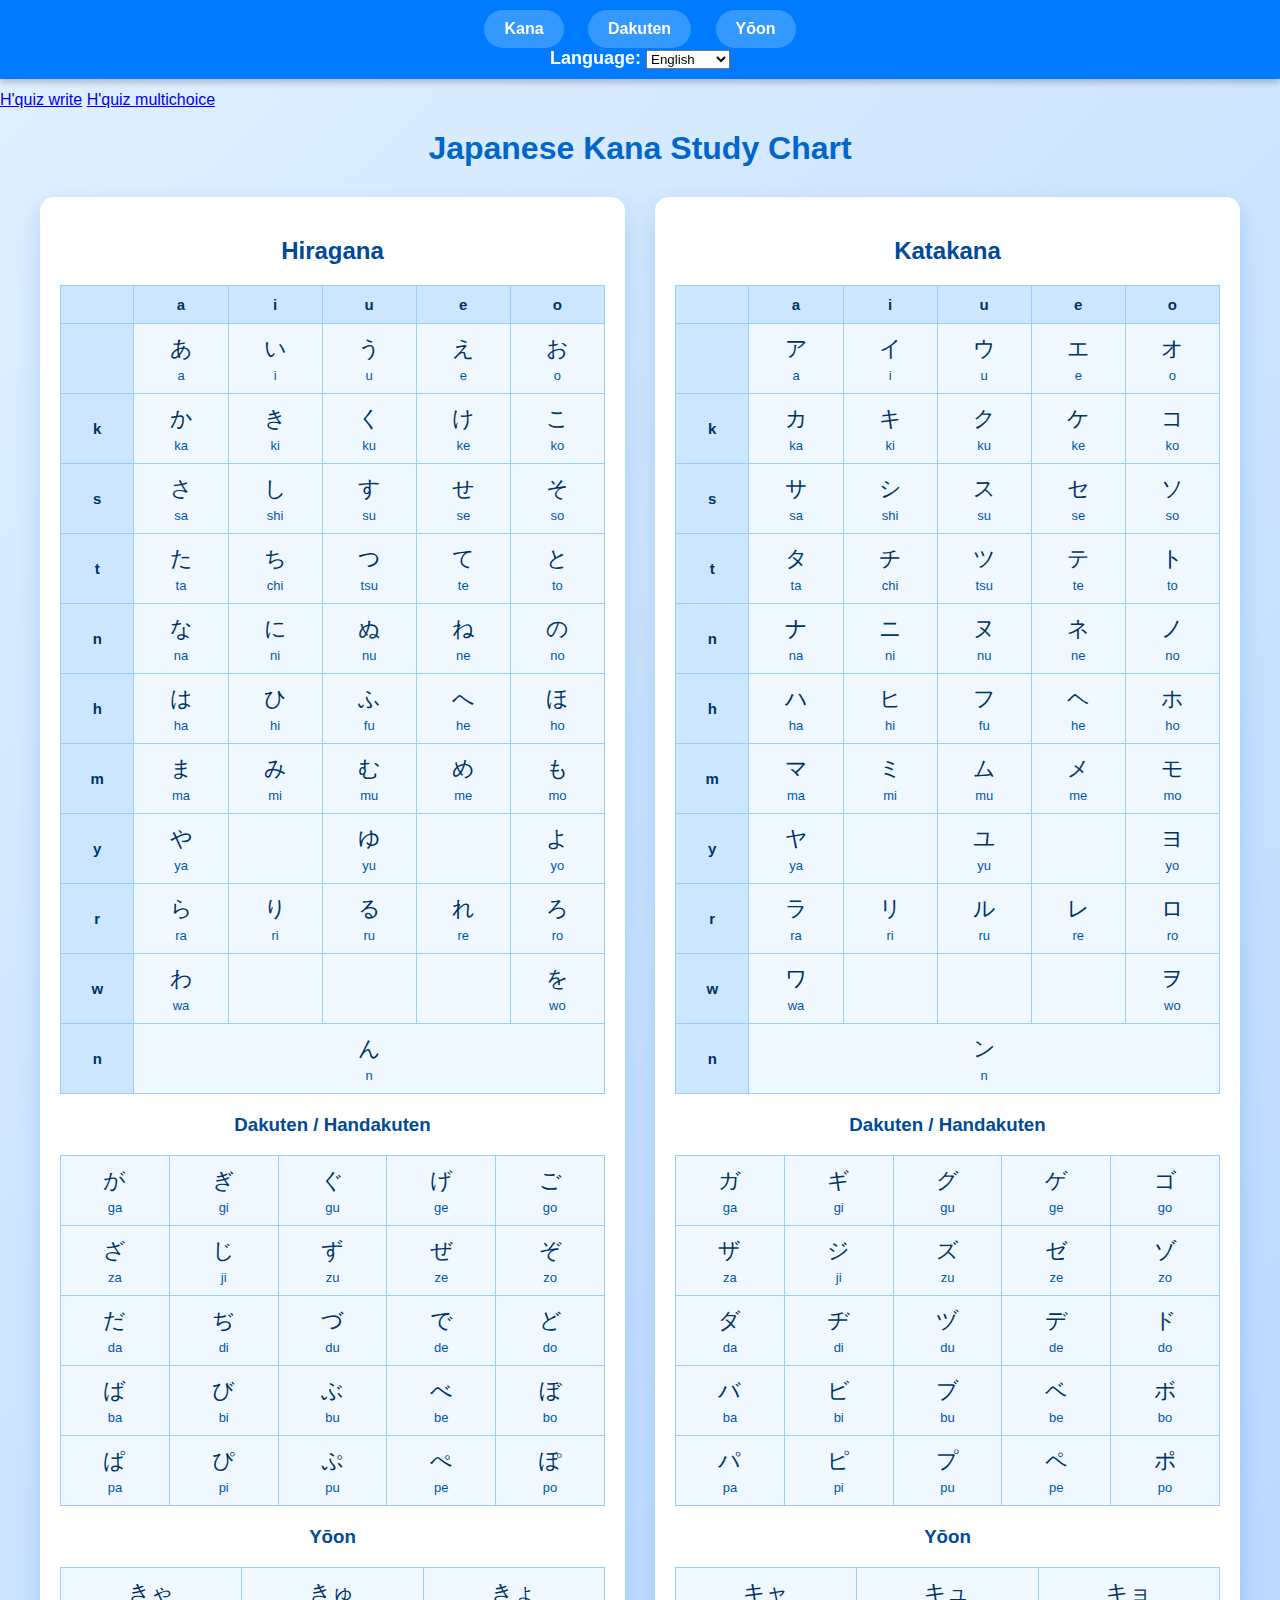
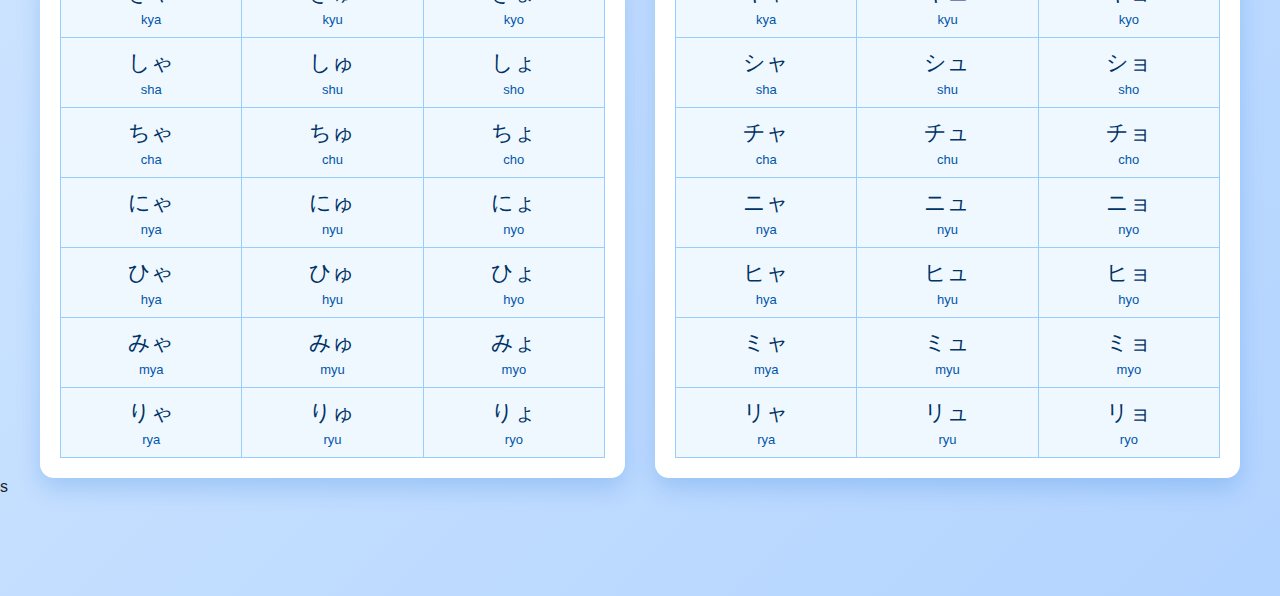
<file: index.html>
<!DOCTYPE html>
<html lang="en">
<head>
  <meta charset="UTF-8">
  <meta name="viewport" content="width=device-width, initial-scale=1.0">
  <title>Japanese Kana Study Chart</title>
  <link rel="stylesheet" href="./css/style.css">
</head>

<!-- ================= Navbar ================= -->
<div class="navbar">
  <div class="shortcuts">
    <a href="#kana">
      <span class="en">Kana</span>
      <span class="ja">仮名</span>
      <span class="id">Kana</span>
    </a>
    <a href="#dakuten">
      <span class="en">Dakuten</span>
      <span class="ja">濁点</span>
      <span class="id">Dakuten</span>
    </a>
    <a href="#yoon">
      <span class="en">Yōon</span>
      <span class="ja">拗音</span>
      <span class="id">Yōon</span>
    </a>
  </div>
  <div class="language">
    <label for="languageSelect">
      <span class="en">Language:</span>
      <span class="ja">言語:</span>
      <span class="id">Bahasa:</span>
    <select id="languageSelect" onchange="switchLanguage(this.value)">
      <option value="en">English</option>
      <option value="ja">日本語</option>
      <option value="id">Nusantara</option>
    </select>
  </div>
</div>

<body>
  <p><a href="index00.html">H'quiz write</a>
  <a href="index01.html">H'quiz multichoice</a></p>
<h1>
  <span class="en">Japanese Kana Study Chart</span>
  <span class="ja">日本語の仮名学習チャート</span>
  <span class="id">Tabel Belajar Kana Jepang</span>
</h1>

<div class="container">
  <!-- ================= HIRAGANA ================= -->
  <div class="card">
    <h2 id="kana">
      <span class="en">Hiragana</span>
      <span class="ja">ひらがな</span>
      <span class="id">Hiragana</span>
    </h2>
    <table>
      <tr><th></th><th>a</th><th>i</th><th>u</th><th>e</th><th>o</th></tr>
      <tr><th></th><td>あ<span class="romaji">a</span></td><td>い<span class="romaji">i</span></td><td>う<span class="romaji">u</span></td><td>え<span class="romaji">e</span></td><td>お<span class="romaji">o</span></td></tr>
      <tr><th>k</th><td>か<span class="romaji">ka</span></td><td>き<span class="romaji">ki</span></td><td>く<span class="romaji">ku</span></td><td>け<span class="romaji">ke</span></td><td>こ<span class="romaji">ko</span></td></tr>
      <tr><th>s</th><td>さ<span class="romaji">sa</span></td><td>し<span class="romaji">shi</span></td><td>す<span class="romaji">su</span></td><td>せ<span class="romaji">se</span></td><td>そ<span class="romaji">so</span></td></tr>
      <tr><th>t</th><td>た<span class="romaji">ta</span></td><td>ち<span class="romaji">chi</span></td><td>つ<span class="romaji">tsu</span></td><td>て<span class="romaji">te</span></td><td>と<span class="romaji">to</span></td></tr>
      <tr><th>n</th><td>な<span class="romaji">na</span></td><td>に<span class="romaji">ni</span></td><td>ぬ<span class="romaji">nu</span></td><td>ね<span class="romaji">ne</span></td><td>の<span class="romaji">no</span></td></tr>
      <tr><th>h</th><td>は<span class="romaji">ha</span></td><td>ひ<span class="romaji">hi</span></td><td>ふ<span class="romaji">fu</span></td><td>へ<span class="romaji">he</span></td><td>ほ<span class="romaji">ho</span></td></tr>
      <tr><th>m</th><td>ま<span class="romaji">ma</span></td><td>み<span class="romaji">mi</span></td><td>む<span class="romaji">mu</span></td><td>め<span class="romaji">me</span></td><td>も<span class="romaji">mo</span></td></tr>
      <tr><th>y</th><td>や<span class="romaji">ya</span></td><td></td><td>ゆ<span class="romaji">yu</span></td><td></td><td>よ<span class="romaji">yo</span></td></tr>
      <tr><th>r</th><td>ら<span class="romaji">ra</span></td><td>り<span class="romaji">ri</span></td><td>る<span class="romaji">ru</span></td><td>れ<span class="romaji">re</span></td><td>ろ<span class="romaji">ro</span></td></tr>
      <tr><th>w</th><td>わ<span class="romaji">wa</span></td><td></td><td></td><td></td><td>を<span class="romaji">wo</span></td></tr>
      <tr><th>n</th><td colspan="5">ん<span class="romaji">n</span></td></tr>
    </table>
    
    <h3 id="dakuten">
      <span class="en">Dakuten / Handakuten</span>
      <span class="ja">濁点・半濁点</span>
      <span class="id">Dakuten / Handakuten</span>
    </h3>
    <table>
      <tr><td>が<span class="romaji">ga</span></td><td>ぎ<span class="romaji">gi</span></td><td>ぐ<span class="romaji">gu</span></td><td>げ<span class="romaji">ge</span></td><td>ご<span class="romaji">go</span></td></tr>
      <tr><td>ざ<span class="romaji">za</span></td><td>じ<span class="romaji">ji</span></td><td>ず<span class="romaji">zu</span></td><td>ぜ<span class="romaji">ze</span></td><td>ぞ<span class="romaji">zo</span></td></tr>
      <tr><td>だ<span class="romaji">da</span></td><td>ぢ<span class="romaji">di</span></td><td>づ<span class="romaji">du</span></td><td>で<span class="romaji">de</span></td><td>ど<span class="romaji">do</span></td></tr>
      <tr><td>ば<span class="romaji">ba</span></td><td>び<span class="romaji">bi</span></td><td>ぶ<span class="romaji">bu</span></td><td>べ<span class="romaji">be</span></td><td>ぼ<span class="romaji">bo</span></td></tr>
      <tr><td>ぱ<span class="romaji">pa</span></td><td>ぴ<span class="romaji">pi</span></td><td>ぷ<span class="romaji">pu</span></td><td>ぺ<span class="romaji">pe</span></td><td>ぽ<span class="romaji">po</span></td></tr>
    </table>

    <h3 id="yoon">
      <span class="en">Yōon</span>
      <span class="ja">拗音</span>
      <span class="id">Yōon</span>
    </h3>
    <table>
      <tr><td>きゃ<span class="romaji">kya</span></td><td>きゅ<span class="romaji">kyu</span></td><td>きょ<span class="romaji">kyo</span></td></tr>
      <tr><td>しゃ<span class="romaji">sha</span></td><td>しゅ<span class="romaji">shu</span></td><td>しょ<span class="romaji">sho</span></td></tr>
      <tr><td>ちゃ<span class="romaji">cha</span></td><td>ちゅ<span class="romaji">chu</span></td><td>ちょ<span class="romaji">cho</span></td></tr>
      <tr><td>にゃ<span class="romaji">nya</span></td><td>にゅ<span class="romaji">nyu</span></td><td>にょ<span class="romaji">nyo</span></td></tr>
      <tr><td>ひゃ<span class="romaji">hya</span></td><td>ひゅ<span class="romaji">hyu</span></td><td>ひょ<span class="romaji">hyo</span></td></tr>
      <tr><td>みゃ<span class="romaji">mya</span></td><td>みゅ<span class="romaji">myu</span></td><td>みょ<span class="romaji">myo</span></td></tr>
      <tr><td>りゃ<span class="romaji">rya</span></td><td>りゅ<span class="romaji">ryu</span></td><td>りょ<span class="romaji">ryo</span></td></tr>
    </table>
  </div>

  <!-- ================= KATAKANA ================= -->
  <div class="card">
    <h2 id="kana">
      <span class="en">Katakana</span>
      <span class="ja">カタカナ</span>
      <span class="id">Katakana</span>
    </h2>
    <table>
      <tr><th></th><th>a</th><th>i</th><th>u</th><th>e</th><th>o</th></tr>
      <tr><th></th><td>ア<span class="romaji">a</span></td><td>イ<span class="romaji">i</span></td><td>ウ<span class="romaji">u</span></td><td>エ<span class="romaji">e</span></td><td>オ<span class="romaji">o</span></td></tr>
      <tr><th>k</th><td>カ<span class="romaji">ka</span></td><td>キ<span class="romaji">ki</span></td><td>ク<span class="romaji">ku</span></td><td>ケ<span class="romaji">ke</span></td><td>コ<span class="romaji">ko</span></td></tr>
      <tr><th>s</th><td>サ<span class="romaji">sa</span></td><td>シ<span class="romaji">shi</span></td><td>ス<span class="romaji">su</span></td><td>セ<span class="romaji">se</span></td><td>ソ<span class="romaji">so</span></td></tr>
      <tr><th>t</th><td>タ<span class="romaji">ta</span></td><td>チ<span class="romaji">chi</span></td><td>ツ<span class="romaji">tsu</span></td><td>テ<span class="romaji">te</span></td><td>ト<span class="romaji">to</span></td></tr>
      <tr><th>n</th><td>ナ<span class="romaji">na</span></td><td>ニ<span class="romaji">ni</span></td><td>ヌ<span class="romaji">nu</span></td><td>ネ<span class="romaji">ne</span></td><td>ノ<span class="romaji">no</span></td></tr>
      <tr><th>h</th><td>ハ<span class="romaji">ha</span></td><td>ヒ<span class="romaji">hi</span></td><td>フ<span class="romaji">fu</span></td><td>ヘ<span class="romaji">he</span></td><td>ホ<span class="romaji">ho</span></td></tr>
      <tr><th>m</th><td>マ<span class="romaji">ma</span></td><td>ミ<span class="romaji">mi</span></td><td>ム<span class="romaji">mu</span></td><td>メ<span class="romaji">me</span></td><td>モ<span class="romaji">mo</span></td></tr>
      <tr><th>y</th><td>ヤ<span class="romaji">ya</span></td><td></td><td>ユ<span class="romaji">yu</span></td><td></td><td>ヨ<span class="romaji">yo</span></td></tr>
      <tr><th>r</th><td>ラ<span class="romaji">ra</span></td><td>リ<span class="romaji">ri</span></td><td>ル<span class="romaji">ru</span></td><td>レ<span class="romaji">re</span></td><td>ロ<span class="romaji">ro</span></td></tr>
      <tr><th>w</th><td>ワ<span class="romaji">wa</span></td><td></td><td></td><td></td><td>ヲ<span class="romaji">wo</span></td></tr>
      <tr><th>n</th><td colspan="5">ン<span class="romaji">n</span></td></tr>
    </table>

    <h3 id="dakuten">
      <span class="en">Dakuten / Handakuten</span>
      <span class="ja">濁点・半濁点</span>
      <span class="id">Dakuten / Handakuten</span>
    </h3>
    <table>
      <tr><td>ガ<span class="romaji">ga</span></td><td>ギ<span class="romaji">gi</span></td><td>グ<span class="romaji">gu</span></td><td>ゲ<span class="romaji">ge</span></td><td>ゴ<span class="romaji">go</span></td></tr>
      <tr><td>ザ<span class="romaji">za</span></td><td>ジ<span class="romaji">ji</span></td><td>ズ<span class="romaji">zu</span></td><td>ゼ<span class="romaji">ze</span></td><td>ゾ<span class="romaji">zo</span></td></tr>
      <tr><td>ダ<span class="romaji">da</span></td><td>ヂ<span class="romaji">di</span></td><td>ヅ<span class="romaji">du</span></td><td>デ<span class="romaji">de</span></td><td>ド<span class="romaji">do</span></td></tr>
      <tr><td>バ<span class="romaji">ba</span></td><td>ビ<span class="romaji">bi</span></td><td>ブ<span class="romaji">bu</span></td><td>ベ<span class="romaji">be</span></td><td>ボ<span class="romaji">bo</span></td></tr>
      <tr><td>パ<span class="romaji">pa</span></td><td>ピ<span class="romaji">pi</span></td><td>プ<span class="romaji">pu</span></td><td>ペ<span class="romaji">pe</span></td><td>ポ<span class="romaji">po</span></td></tr>
    </table>

    <h3 id="yoon">
      <span class="en">Yōon</span>
      <span class="ja">拗音</span>
      <span class="id">Yōon</span>
    </h3>
    <table>
      <tr><td>キャ<span class="romaji">kya</span></td><td>キュ<span class="romaji">kyu</span></td><td>キョ<span class="romaji">kyo</span></td></tr>
      <tr><td>シャ<span class="romaji">sha</span></td><td>シュ<span class="romaji">shu</span></td><td>ショ<span class="romaji">sho</span></td></tr>
      <tr><td>チャ<span class="romaji">cha</span></td><td>チュ<span class="romaji">chu</span></td><td>チョ<span class="romaji">cho</span></td></tr>
      <tr><td>ニャ<span class="romaji">nya</span></td><td>ニュ<span class="romaji">nyu</span></td><td>ニョ<span class="romaji">nyo</span></td></tr>
      <tr><td>ヒャ<span class="romaji">hya</span></td><td>ヒュ<span class="romaji">hyu</span></td><td>ヒョ<span class="romaji">hyo</span></td></tr>
      <tr><td>ミャ<span class="romaji">mya</span></td><td>ミュ<span class="romaji">myu</span></td><td>ミョ<span class="romaji">myo</span></td></tr>
      <tr><td>リャ<span class="romaji">rya</span></td><td>リュ<span class="romaji">ryu</span></td><td>リョ<span class="romaji">ryo</span></td></tr>
    </table>
  </div>
</div>

<script src="./js/script.js"></script>

</body>
</html>
s
</file>
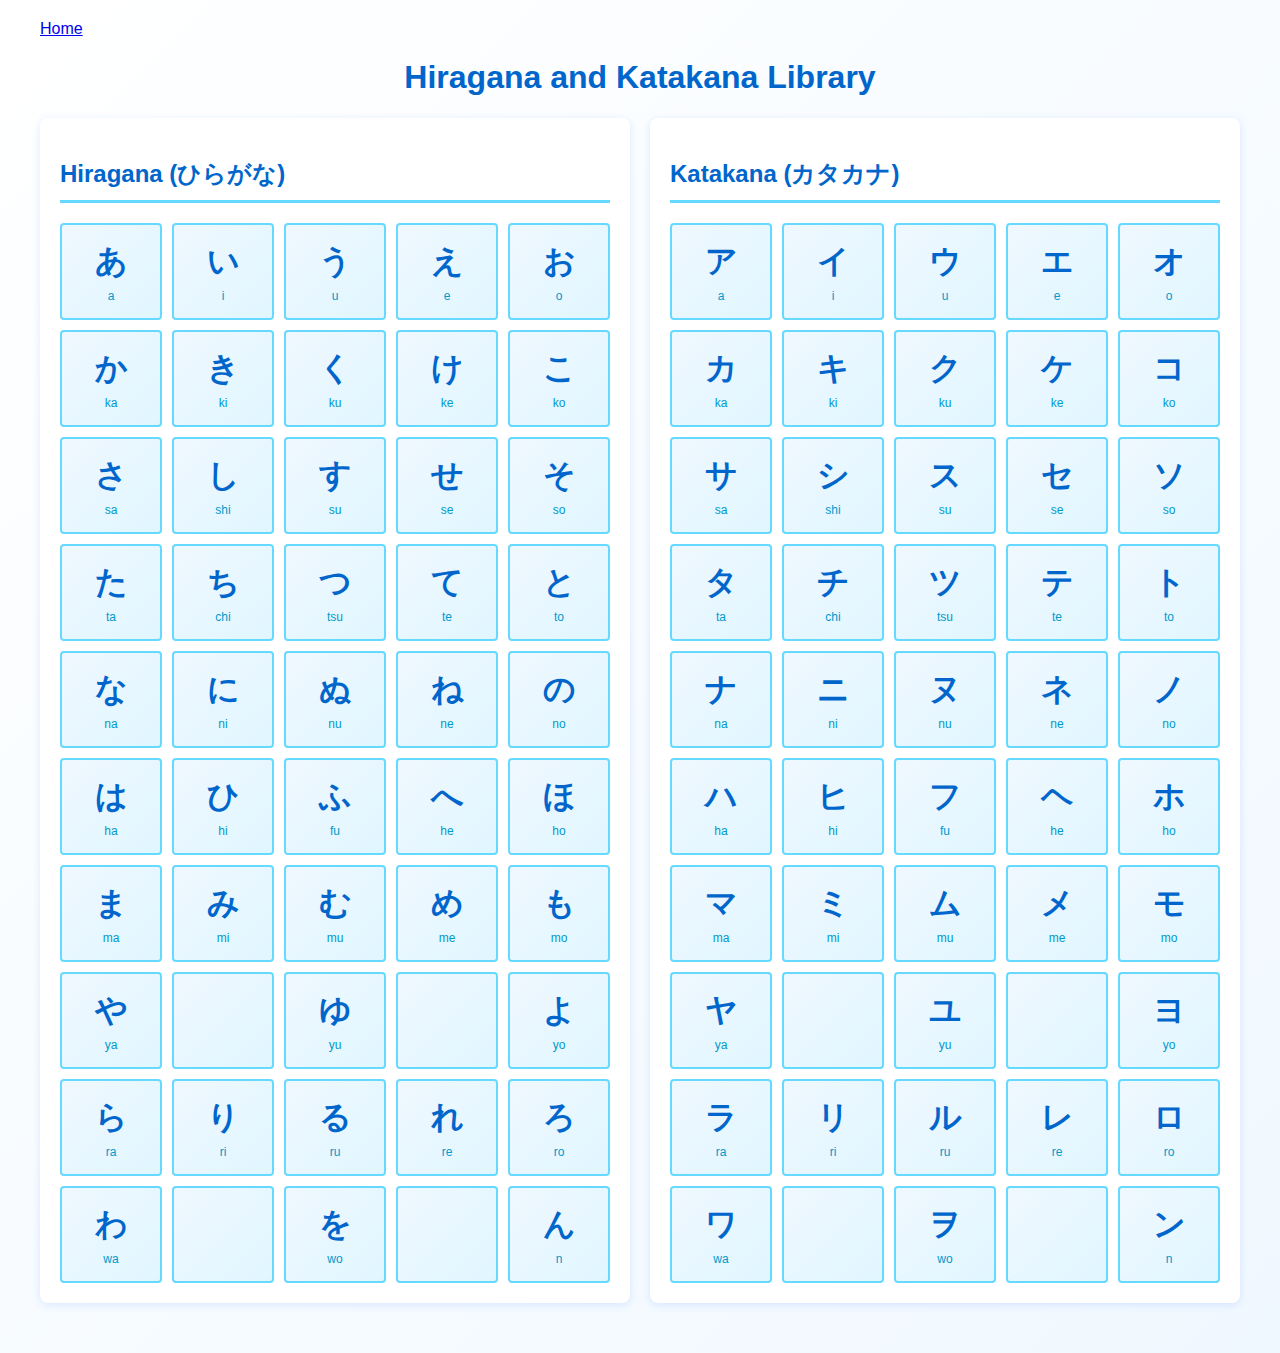
<file: Hiragana & Katakana.html>
<!DOCTYPE html>
<html lang="en">

    <head>
        <meta charset="UTF-8">
        <meta name="viewport" content="width=device-width, initial-scale=1.0">
        <title>Hiragana and Katakana Library</title>
        <style>
            body {
                font-family: Arial, sans-serif;
                max-width: 1200px;
                margin: 0 auto;
                padding: 20px;
                background: linear-gradient(135deg, #ffffff 0%, #f0f8ff 100%);
            }

            h1 {
                text-align: center;
                color: #0066cc;
            }

            .container {
                display: flex;
                gap: 20px;
                margin-bottom: 30px;
            }

            .section {
                flex: 1;
                background: white;
                padding: 20px;
                border-radius: 8px;
                box-shadow: 0 2px 8px rgba(100, 150, 255, 0.2);
            }

            .section h2 {
                color: #0066cc;
                border-bottom: 3px solid #66d9ff;
                padding-bottom: 10px;
            }

            .grid {
                display: grid;
                grid-template-columns: repeat(5, 1fr);
                gap: 10px;
            }

            .char-box {
                text-align: center;
                padding: 15px;
                border: 2px solid #66d9ff;
                border-radius: 4px;
                background: linear-gradient(135deg, #f0f8ff 0%, #e0f6ff 100%);
                transition: background 0.3s;
            }

            .char-box:hover {
                background: linear-gradient(135deg, #66d9ff 0%, #33ccff 100%);
            }

            .character {
                font-size: 32px;
                font-weight: bold;
                margin-bottom: 5px;
                color: #0066cc;
            }

            .romaji {
                font-size: 12px;
                color: #0099cc;
            }
        </style>
    </head>

    <body>
        <a href="jamuan agung.html">Home</a>
        <h1>Hiragana and Katakana Library</h1>

        <div class="container">
            <div class="section">
                <h2>Hiragana (ひらがな)</h2>
                <div class="grid" id="hiragana"></div>
            </div>

            <div class="section">
                <h2>Katakana (カタカナ)</h2>
                <div class="grid" id="katakana"></div>
            </div>
        </div>

        <script>
            const hiraganaData = [
                { char: 'あ', romaji: 'a' }, { char: 'い', romaji: 'i' }, { char: 'う', romaji: 'u' }, { char: 'え', romaji: 'e' }, { char: 'お', romaji: 'o' },
                { char: 'か', romaji: 'ka' }, { char: 'き', romaji: 'ki' }, { char: 'く', romaji: 'ku' }, { char: 'け', romaji: 'ke' }, { char: 'こ', romaji: 'ko' },
                { char: 'さ', romaji: 'sa' }, { char: 'し', romaji: 'shi' }, { char: 'す', romaji: 'su' }, { char: 'せ', romaji: 'se' }, { char: 'そ', romaji: 'so' },
                { char: 'た', romaji: 'ta' }, { char: 'ち', romaji: 'chi' }, { char: 'つ', romaji: 'tsu' }, { char: 'て', romaji: 'te' }, { char: 'と', romaji: 'to' },
                { char: 'な', romaji: 'na' }, { char: 'に', romaji: 'ni' }, { char: 'ぬ', romaji: 'nu' }, { char: 'ね', romaji: 'ne' }, { char: 'の', romaji: 'no' },
                { char: 'は', romaji: 'ha' }, { char: 'ひ', romaji: 'hi' }, { char: 'ふ', romaji: 'fu' }, { char: 'へ', romaji: 'he' }, { char: 'ほ', romaji: 'ho' },
                { char: 'ま', romaji: 'ma' }, { char: 'み', romaji: 'mi' }, { char: 'む', romaji: 'mu' }, { char: 'め', romaji: 'me' }, { char: 'も', romaji: 'mo' },
                { char: 'や', romaji: 'ya' }, { char: ' ', romaji: ' ' }, { char: 'ゆ', romaji: 'yu' }, { char: ' ', romaji: ' ' }, { char: 'よ', romaji: 'yo' },
                { char: 'ら', romaji: 'ra' }, { char: 'り', romaji: 'ri' }, { char: 'る', romaji: 'ru' }, { char: 'れ', romaji: 're' }, { char: 'ろ', romaji: 'ro' },
                { char: 'わ', romaji: 'wa' }, { char: ' ', romaji: ' ' }, { char: 'を', romaji: 'wo' }, { char: ' ', romaji: ' ' }, { char: 'ん', romaji: 'n' }
            ];

            const katakanaData = [
                { char: 'ア', romaji: 'a' }, { char: 'イ', romaji: 'i' }, { char: 'ウ', romaji: 'u' }, { char: 'エ', romaji: 'e' }, { char: 'オ', romaji: 'o' },
                { char: 'カ', romaji: 'ka' }, { char: 'キ', romaji: 'ki' }, { char: 'ク', romaji: 'ku' }, { char: 'ケ', romaji: 'ke' }, { char: 'コ', romaji: 'ko' },
                { char: 'サ', romaji: 'sa' }, { char: 'シ', romaji: 'shi' }, { char: 'ス', romaji: 'su' }, { char: 'セ', romaji: 'se' }, { char: 'ソ', romaji: 'so' },
                { char: 'タ', romaji: 'ta' }, { char: 'チ', romaji: 'chi' }, { char: 'ツ', romaji: 'tsu' }, { char: 'テ', romaji: 'te' }, { char: 'ト', romaji: 'to' },
                { char: 'ナ', romaji: 'na' }, { char: 'ニ', romaji: 'ni' }, { char: 'ヌ', romaji: 'nu' }, { char: 'ネ', romaji: 'ne' }, { char: 'ノ', romaji: 'no' },
                { char: 'ハ', romaji: 'ha' }, { char: 'ヒ', romaji: 'hi' }, { char: 'フ', romaji: 'fu' }, { char: 'ヘ', romaji: 'he' }, { char: 'ホ', romaji: 'ho' },
                { char: 'マ', romaji: 'ma' }, { char: 'ミ', romaji: 'mi' }, { char: 'ム', romaji: 'mu' }, { char: 'メ', romaji: 'me' }, { char: 'モ', romaji: 'mo' },
                { char: 'ヤ', romaji: 'ya' }, { char: ' ', romaji: ' ' }, { char: 'ユ', romaji: 'yu' }, { char: ' ', romaji: ' ' }, { char: 'ヨ', romaji: 'yo' },
                { char: 'ラ', romaji: 'ra' }, { char: 'リ', romaji: 'ri' }, { char: 'ル', romaji: 'ru' }, { char: 'レ', romaji: 're' }, { char: 'ロ', romaji: 'ro' },
                { char: 'ワ', romaji: 'wa' }, { char: ' ', romaji: ' ' }, { char: 'ヲ', romaji: 'wo' }, { char: ' ', romaji: ' ' }, { char: 'ン', romaji: 'n' }
            ];

            function renderCharacters(data, containerId) {
                const container = document.getElementById(containerId);
                data.forEach(item => {
                    const box = document.createElement('div');
                    box.className = 'char-box';
                    box.innerHTML = `<div class="character">${item.char}</div><div class="romaji">${item.romaji}</div>`;
                    container.appendChild(box);
                });
            }

            renderCharacters(hiraganaData, 'hiragana');
            renderCharacters(katakanaData, 'katakana');
        </script>
    </body>

</html>
</file>
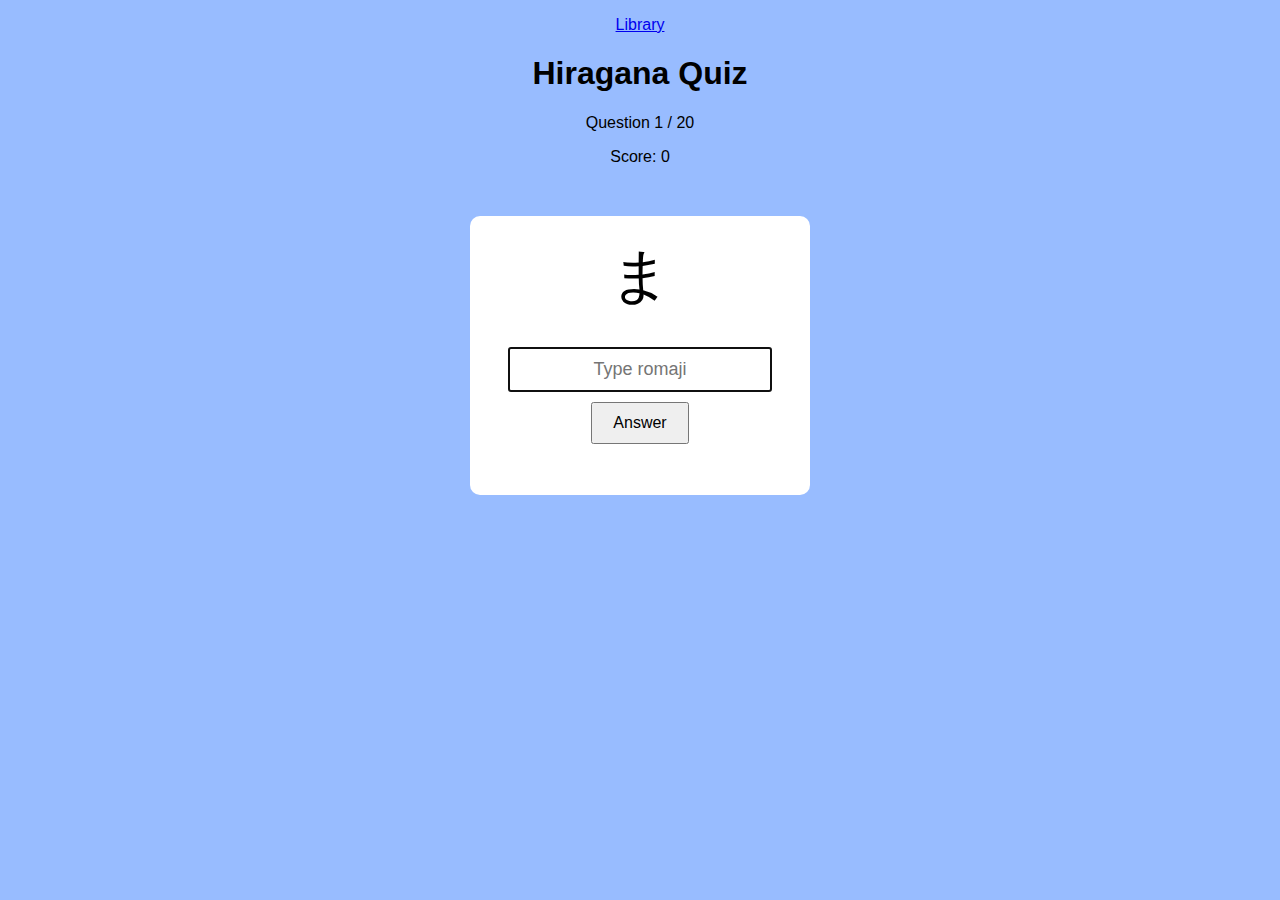
<file: index01.html>
<!DOCTYPE html>
<html lang="en">
<head>
  <meta charset="UTF-8">
  <meta name="viewport" content="width=device-width, initial-scale=1.0">
  <title>Hiragana Quiz</title>
  <link rel="stylesheet" href="/css/style01.css">
</head>
<body>
    <p><a href="index.html">Library</a></p>

    <h1>Hiragana Quiz</h1>

    <p id="progress">Question 1 / 20</p>
    <p id="score">Score: 0</p>

    <div class="quiz-box">
      <div id="kana">Loading...</div>

      <input
        id="answer"
        type="text"
        placeholder="Type romaji"
        autocomplete="off"
      />

      <button id="checkBtn">Answer</button>

      <p id="result"></p>
    </div>

  <script src="./js/script01.js"></script>
</body>
</html>
</file>
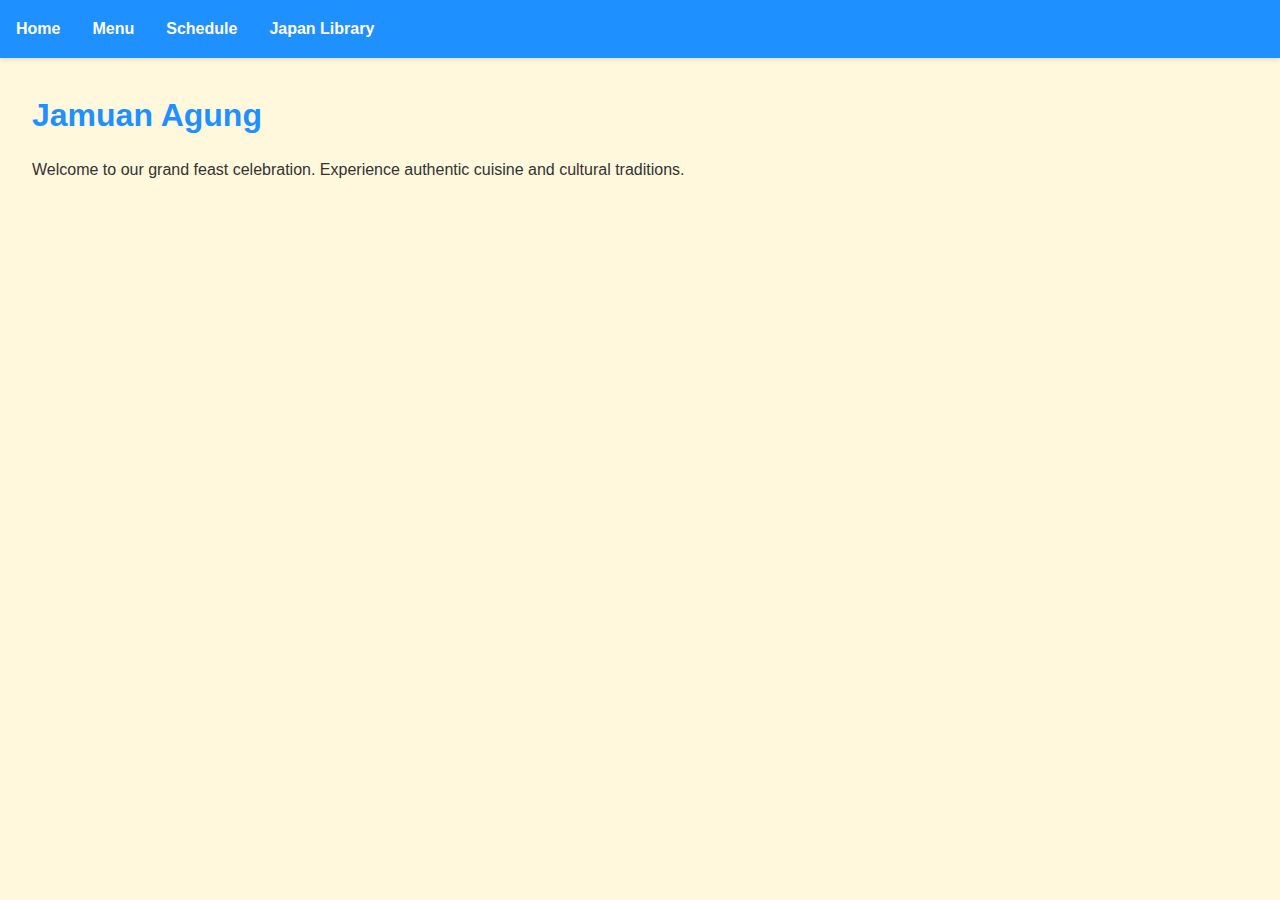
<file: Jamuan Agung.html>
<!DOCTYPE html>
<html lang="en">

    <head>
        <meta charset="UTF-8">
        <meta name="viewport" content="width=device-width, initial-scale=1.0">
        <title>Jamuan Agung</title>
        <style>
            * {
                margin: 0;
                padding: 0;
                box-sizing: border-box;
            }

            body {
                font-family: Arial, sans-serif;
                line-height: 1.6;
                color: #333;
                background-color: #FFF8DC;
            }

            nav {
                background-color: #1E90FF;
                padding: 1rem;
                display: flex;
                gap: 2rem;
                box-shadow: 0 2px 5px rgba(0, 0, 0, 0.1);
            }

            nav a {
                color: white;
                text-decoration: none;
                cursor: pointer;
                font-weight: bold;
                transition: 0.3s;
            }

            nav a:hover {
                color: #00BFFF;
                transform: scale(1.1);
            }

            .page {
                display: none;
                padding: 2rem;
            }

            .page.active {
                display: block;
            }

            h1 {
                color: #1E90FF;
                margin-bottom: 1rem;
            }

            h2 {
                color: #0047AB;
                margin-top: 1.5rem;
            }

            .menu-item {
                background: #FFFACD;
                padding: 1rem;
                margin: 1rem 0;
                border-left: 4px solid #1E90FF;
                border-radius: 5px;
                box-shadow: 0 2px 8px rgba(0, 0, 0, 0.1);
            }
        </style>
    </head>

    <body>
        <nav>
            <a onclick="showPage('home')">Home</a>
            <a onclick="showPage('menu')">Menu</a>
            <a onclick="showPage('schedule')">Schedule</a>
            <a onclick="showPage('Library')">Japan Library</a>
        </nav>

        <!-- Home Page -->
        <div id="home" class="page active">
            <h1>Jamuan Agung</h1>
            <p>Welcome to our grand feast celebration. Experience authentic cuisine and cultural traditions.</p>
        </div>

        <!-- Menu Page -->
        <div id="menu" class="page">
            <h1>Menu</h1>
            <div class="menu-item">
                <h2>Appetizers</h2>
                <p>Delicious starters to begin your feast</p>
            </div>
            <div class="menu-item">
                <h2>Main Courses</h2>
                <p>Traditional and contemporary main dishes</p>
            </div>
            <div class="menu-item">
                <h2>Desserts</h2>
                <p>Sweet treats to end your meal</p>
            </div>
        </div>

        <!-- Schedule Page -->
        <div id="schedule" class="page">
            <h1>Event Schedule</h1>
            <p><strong>Date:</strong> [Your Date]</p>
            <p><strong>Time:</strong> [Your Time]</p>
            <p><strong>Location:</strong> [Your Location]</p>
        </div>

        <!-- Contact Page -->
        <div id="Library" class="page">
            <h1>Japan Library</h1>
            <p><a href="Hiragana & Katakana.html">Hiragana & Katakana</a></p>
            <p>Email: info@jamuanagung.com</p>
            <p>Phone: +1-234-567-8900</p>
        </div>

        <script>
            function showPage(pageId) {
                const pages = document.querySelectorAll('.page');
                pages.forEach(page => page.classList.remove('active'));
                document.getElementById(pageId).classList.add('active');
            }
        </script>
    </body>

</html>
</file>
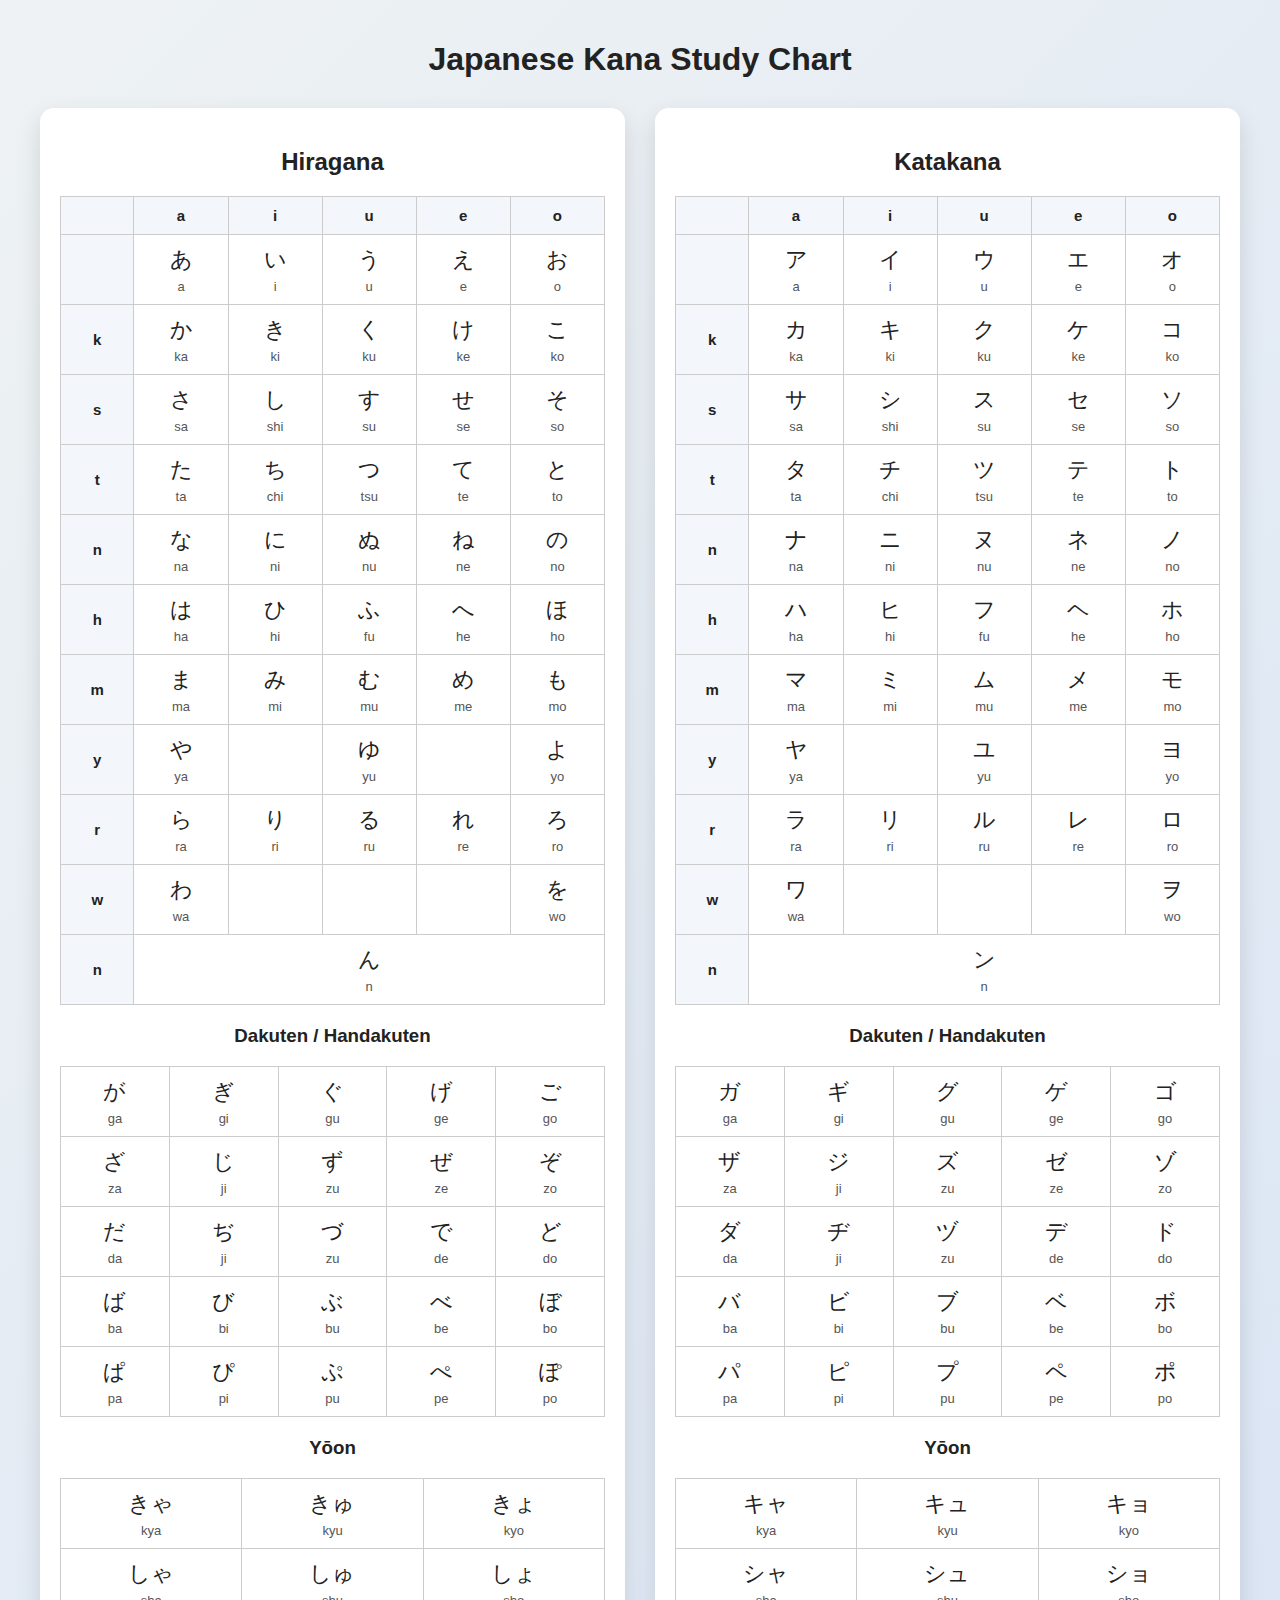
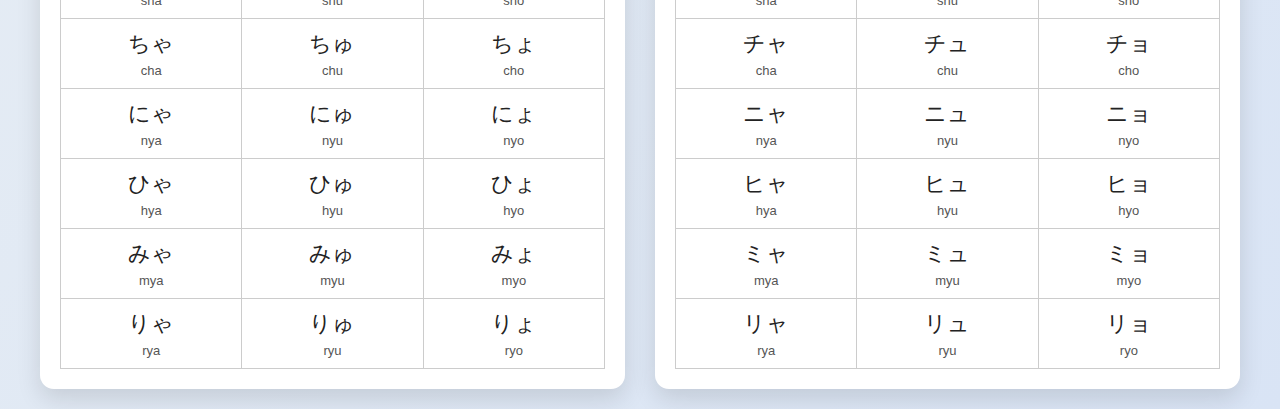
<file: Kana.html>
<!DOCTYPE html>
<html lang="en">
<head>
  <meta charset="UTF-8">
  <title>Japanese Kana Study Chart</title>

  <style>
    body {
      margin: 0;
      padding: 20px;
      font-family: "Segoe UI", Arial, sans-serif;
      background: linear-gradient(135deg, #eef2f3, #d9e4f5);
      color: #222;
    }

    h1 {
      text-align: center;
      margin-bottom: 30px;
    }

    h2, h3 {
      text-align: center;
      margin-top: 20px;
    }

    .container {
      display: grid;
      grid-template-columns: 1fr 1fr;
      gap: 30px;
      max-width: 1200px;
      margin: auto;
    }

    .card {
      background: #ffffff;
      border-radius: 14px;
      padding: 20px;
      box-shadow: 0 10px 25px rgba(0,0,0,0.12);
    }

    table {
      width: 100%;
      border-collapse: collapse;
      margin-top: 15px;
    }

    th, td {
      border: 1px solid #ccc;
      padding: 10px;
      text-align: center;
      font-size: 22px;
      transition: background 0.2s, transform 0.2s;
    }

    th {
      background: #f3f6fa;
      font-size: 15px;
    }

    td:hover {
      background: #e3f2fd;
      transform: scale(1.05);
    }

    .romaji {
      display: block;
      font-size: 13px;
      color: #555;
      margin-top: 4px;
    }

    @media (max-width: 900px) {
      .container {
        grid-template-columns: 1fr;
      }
    }
  </style>
</head>
<body>

<h1>Japanese Kana Study Chart</h1>

<div class="container">

<!-- ================= HIRAGANA ================= -->
<div class="card">
<h2>Hiragana</h2>

<table>
<tr><th></th><th>a</th><th>i</th><th>u</th><th>e</th><th>o</th></tr>

<tr><th></th>
<td>あ<span class="romaji">a</span></td>
<td>い<span class="romaji">i</span></td>
<td>う<span class="romaji">u</span></td>
<td>え<span class="romaji">e</span></td>
<td>お<span class="romaji">o</span></td>
</tr>

<tr><th>k</th>
<td>か<span class="romaji">ka</span></td>
<td>き<span class="romaji">ki</span></td>
<td>く<span class="romaji">ku</span></td>
<td>け<span class="romaji">ke</span></td>
<td>こ<span class="romaji">ko</span></td>
</tr>

<tr><th>s</th>
<td>さ<span class="romaji">sa</span></td>
<td>し<span class="romaji">shi</span></td>
<td>す<span class="romaji">su</span></td>
<td>せ<span class="romaji">se</span></td>
<td>そ<span class="romaji">so</span></td>
</tr>

<tr><th>t</th>
<td>た<span class="romaji">ta</span></td>
<td>ち<span class="romaji">chi</span></td>
<td>つ<span class="romaji">tsu</span></td>
<td>て<span class="romaji">te</span></td>
<td>と<span class="romaji">to</span></td>
</tr>

<tr><th>n</th>
<td>な<span class="romaji">na</span></td>
<td>に<span class="romaji">ni</span></td>
<td>ぬ<span class="romaji">nu</span></td>
<td>ね<span class="romaji">ne</span></td>
<td>の<span class="romaji">no</span></td>
</tr>

<tr><th>h</th>
<td>は<span class="romaji">ha</span></td>
<td>ひ<span class="romaji">hi</span></td>
<td>ふ<span class="romaji">fu</span></td>
<td>へ<span class="romaji">he</span></td>
<td>ほ<span class="romaji">ho</span></td>
</tr>

<tr><th>m</th>
<td>ま<span class="romaji">ma</span></td>
<td>み<span class="romaji">mi</span></td>
<td>む<span class="romaji">mu</span></td>
<td>め<span class="romaji">me</span></td>
<td>も<span class="romaji">mo</span></td>
</tr>

<tr><th>y</th>
<td>や<span class="romaji">ya</span></td>
<td></td>
<td>ゆ<span class="romaji">yu</span></td>
<td></td>
<td>よ<span class="romaji">yo</span></td>
</tr>

<tr><th>r</th>
<td>ら<span class="romaji">ra</span></td>
<td>り<span class="romaji">ri</span></td>
<td>る<span class="romaji">ru</span></td>
<td>れ<span class="romaji">re</span></td>
<td>ろ<span class="romaji">ro</span></td>
</tr>

<tr><th>w</th>
<td>わ<span class="romaji">wa</span></td>
<td></td><td></td><td></td>
<td>を<span class="romaji">wo</span></td>
</tr>

<tr><th>n</th>
<td colspan="5">ん<span class="romaji">n</span></td></tr>
</table>

<h3>Dakuten / Handakuten</h3>
<table>
<tr>
<td>が<span class="romaji">ga</span></td>
<td>ぎ<span class="romaji">gi</span></td>
<td>ぐ<span class="romaji">gu</span></td>
<td>げ<span class="romaji">ge</span></td>
<td>ご<span class="romaji">go</span></td>
</tr>
<tr>
<td>ざ<span class="romaji">za</span></td>
<td>じ<span class="romaji">ji</span></td>
<td>ず<span class="romaji">zu</span></td>
<td>ぜ<span class="romaji">ze</span></td>
<td>ぞ<span class="romaji">zo</span></td>
</tr>
<tr>
<td>だ<span class="romaji">da</span></td>
<td>ぢ<span class="romaji">ji</span></td>
<td>づ<span class="romaji">zu</span></td>
<td>で<span class="romaji">de</span></td>
<td>ど<span class="romaji">do</span></td>
</tr>
<tr>
<td>ば<span class="romaji">ba</span></td>
<td>び<span class="romaji">bi</span></td>
<td>ぶ<span class="romaji">bu</span></td>
<td>べ<span class="romaji">be</span></td>
<td>ぼ<span class="romaji">bo</span></td>
</tr>
<tr>
<td>ぱ<span class="romaji">pa</span></td>
<td>ぴ<span class="romaji">pi</span></td>
<td>ぷ<span class="romaji">pu</span></td>
<td>ぺ<span class="romaji">pe</span></td>
<td>ぽ<span class="romaji">po</span></td>
</tr>
</table>

<h3>Yōon</h3>
<table>
<tr><td>きゃ<span class="romaji">kya</span></td><td>きゅ<span class="romaji">kyu</span></td><td>きょ<span class="romaji">kyo</span></td></tr>
<tr><td>しゃ<span class="romaji">sha</span></td><td>しゅ<span class="romaji">shu</span></td><td>しょ<span class="romaji">sho</span></td></tr>
<tr><td>ちゃ<span class="romaji">cha</span></td><td>ちゅ<span class="romaji">chu</span></td><td>ちょ<span class="romaji">cho</span></td></tr>
<tr><td>にゃ<span class="romaji">nya</span></td><td>にゅ<span class="romaji">nyu</span></td><td>にょ<span class="romaji">nyo</span></td></tr>
<tr><td>ひゃ<span class="romaji">hya</span></td><td>ひゅ<span class="romaji">hyu</span></td><td>ひょ<span class="romaji">hyo</span></td></tr>
<tr><td>みゃ<span class="romaji">mya</span></td><td>みゅ<span class="romaji">myu</span></td><td>みょ<span class="romaji">myo</span></td></tr>
<tr><td>りゃ<span class="romaji">rya</span></td><td>りゅ<span class="romaji">ryu</span></td><td>りょ<span class="romaji">ryo</span></td></tr>
</table>
</div>

<!-- ================= KATAKANA ================= -->
<div class="card">
<h2>Katakana</h2>

<table>
<tr><th></th><th>a</th><th>i</th><th>u</th><th>e</th><th>o</th></tr>

<tr><th></th>
<td>ア<span class="romaji">a</span></td>
<td>イ<span class="romaji">i</span></td>
<td>ウ<span class="romaji">u</span></td>
<td>エ<span class="romaji">e</span></td>
<td>オ<span class="romaji">o</span></td>
</tr>

<tr><th>k</th>
<td>カ<span class="romaji">ka</span></td>
<td>キ<span class="romaji">ki</span></td>
<td>ク<span class="romaji">ku</span></td>
<td>ケ<span class="romaji">ke</span></td>
<td>コ<span class="romaji">ko</span></td>
</tr>

<tr><th>s</th>
<td>サ<span class="romaji">sa</span></td>
<td>シ<span class="romaji">shi</span></td>
<td>ス<span class="romaji">su</span></td>
<td>セ<span class="romaji">se</span></td>
<td>ソ<span class="romaji">so</span></td>
</tr>

<tr><th>t</th>
<td>タ<span class="romaji">ta</span></td>
<td>チ<span class="romaji">chi</span></td>
<td>ツ<span class="romaji">tsu</span></td>
<td>テ<span class="romaji">te</span></td>
<td>ト<span class="romaji">to</span></td>
</tr>

<tr><th>n</th>
<td>ナ<span class="romaji">na</span></td>
<td>ニ<span class="romaji">ni</span></td>
<td>ヌ<span class="romaji">nu</span></td>
<td>ネ<span class="romaji">ne</span></td>
<td>ノ<span class="romaji">no</span></td>
</tr>

<tr><th>h</th>
<td>ハ<span class="romaji">ha</span></td>
<td>ヒ<span class="romaji">hi</span></td>
<td>フ<span class="romaji">fu</span></td>
<td>ヘ<span class="romaji">he</span></td>
<td>ホ<span class="romaji">ho</span></td>
</tr>

<tr><th>m</th>
<td>マ<span class="romaji">ma</span></td>
<td>ミ<span class="romaji">mi</span></td>
<td>ム<span class="romaji">mu</span></td>
<td>メ<span class="romaji">me</span></td>
<td>モ<span class="romaji">mo</span></td>
</tr>

<tr><th>y</th>
<td>ヤ<span class="romaji">ya</span></td>
<td></td>
<td>ユ<span class="romaji">yu</span></td>
<td></td>
<td>ヨ<span class="romaji">yo</span></td>
</tr>

<tr><th>r</th>
<td>ラ<span class="romaji">ra</span></td>
<td>リ<span class="romaji">ri</span></td>
<td>ル<span class="romaji">ru</span></td>
<td>レ<span class="romaji">re</span></td>
<td>ロ<span class="romaji">ro</span></td>
</tr>

<tr><th>w</th>
<td>ワ<span class="romaji">wa</span></td>
<td></td><td></td><td></td>
<td>ヲ<span class="romaji">wo</span></td>
</tr>

<tr><th>n</th>
<td colspan="5">ン<span class="romaji">n</span></td></tr>
</table>

<h3>Dakuten / Handakuten</h3>
<table>
<tr><td>ガ<span class="romaji">ga</span></td><td>ギ<span class="romaji">gi</span></td><td>グ<span class="romaji">gu</span></td><td>ゲ<span class="romaji">ge</span></td><td>ゴ<span class="romaji">go</span></td></tr>
<tr><td>ザ<span class="romaji">za</span></td><td>ジ<span class="romaji">ji</span></td><td>ズ<span class="romaji">zu</span></td><td>ゼ<span class="romaji">ze</span></td><td>ゾ<span class="romaji">zo</span></td></tr>
<tr><td>ダ<span class="romaji">da</span></td><td>ヂ<span class="romaji">ji</span></td><td>ヅ<span class="romaji">zu</span></td><td>デ<span class="romaji">de</span></td><td>ド<span class="romaji">do</span></td></tr>
<tr><td>バ<span class="romaji">ba</span></td><td>ビ<span class="romaji">bi</span></td><td>ブ<span class="romaji">bu</span></td><td>ベ<span class="romaji">be</span></td><td>ボ<span class="romaji">bo</span></td></tr>
<tr><td>パ<span class="romaji">pa</span></td><td>ピ<span class="romaji">pi</span></td><td>プ<span class="romaji">pu</span></td><td>ペ<span class="romaji">pe</span></td><td>ポ<span class="romaji">po</span></td></tr>
</table>

<h3>Yōon</h3>
<table>
<tr><td>キャ<span class="romaji">kya</span></td><td>キュ<span class="romaji">kyu</span></td><td>キョ<span class="romaji">kyo</span></td></tr>
<tr><td>シャ<span class="romaji">sha</span></td><td>シュ<span class="romaji">shu</span></td><td>ショ<span class="romaji">sho</span></td></tr>
<tr><td>チャ<span class="romaji">cha</span></td><td>チュ<span class="romaji">chu</span></td><td>チョ<span class="romaji">cho</span></td></tr>
<tr><td>ニャ<span class="romaji">nya</span></td><td>ニュ<span class="romaji">nyu</span></td><td>ニョ<span class="romaji">nyo</span></td></tr>
<tr><td>ヒャ<span class="romaji">hya</span></td><td>ヒュ<span class="romaji">hyu</span></td><td>ヒョ<span class="romaji">hyo</span></td></tr>
<tr><td>ミャ<span class="romaji">mya</span></td><td>ミュ<span class="romaji">myu</span></td><td>ミョ<span class="romaji">myo</span></td></tr>
<tr><td>リャ<span class="romaji">rya</span></td><td>リュ<span class="romaji">ryu</span></td><td>リョ<span class="romaji">ryo</span></td></tr>
</table>
</div>

</div>
</body>
</html>
</file>
<file: css/style.css>
/* ==========================
   Japanese Kana Study Chart
   Bright Blue Theme & Static Tables
========================== */
html {
  scroll-behavior: smooth;
}

.navbar {
  position: fixed;      /* stays at top */
  top: 0;
  left: 0;
  width: 100%;
  background-color: #007BFF; /* bright blue */
  padding: 10px 0;
  text-align: center;
  box-shadow: 0 4px 6px rgba(0,0,0,0.2); /* subtle shadow */
  z-index: 1000;
}

.navbar a {
  display: inline-block;
  margin: 0 10px;
  padding: 10px 20px;
  color: white;
  text-decoration: none;
  font-weight: bold;
  border-radius: 25px; /* makes it look like a pill button */
  background-color: #3399FF; /* slightly lighter blue for links */
  transition: background-color 0.3s, transform 0.2s;
}

.navbar a:hover {
  background-color: #66B2FF; /* brighter blue on hover */
  transform: translateY(-3px); /* slight lifting effect */
}

.navbar label {
  color: white;
  font-size: 18px;
  font-weight: bold;
}

body {
  margin: 0;
  padding: 75px 0px 100px 0px; /* top | right | bottom | left */
  font-family: "Segoe UI", Arial, sans-serif;
  background: linear-gradient(135deg, #e0f0ff, #b3d4ff); /* brighter blue gradient */
  color: #222;
}


h1 {
  text-align: center;
  margin-bottom: 30px;
  color: #0066cc; /* bright blue for title */
}

h2, h3 {
  text-align: center;
  margin-top: 20px;
  color: #004a99; /* darker blue for headings */
  scroll-margin-top: 100px; /* same as navbar height */
}

.container {
  display: grid;
  grid-template-columns: 1fr 1fr;
  gap: 30px;
  max-width: 1200px;
  margin: auto;
}

.card {
  background: #ffffff;
  border-radius: 14px;
  padding: 20px;
  box-shadow: 0 10px 25px rgba(0, 102, 204, 0.2); /* subtle blue shadow */
}

table {
  width: 100%;
  border-collapse: collapse;
  margin-top: 15px;
}

th, td {
  border: 1px solid #99ccff;
  padding: 10px;
  text-align: center;
  font-size: 22px;
}

th {
  background: #cce6ff; /* bright blue header */
  font-size: 15px;
  color: #003366;
}

td {
  background: #f0f8ff; /* light blue cell background */
  color: #003366;
}

/* Static hover color only, no scale/flying */
td:hover {
  background: #99ccff; /* subtle bright blue on hover */
  transform: none;     /* remove flying effect */
}

.romaji {
  display: block;
  font-size: 13px;
  color: #0055aa; /* blue-ish romaji */
  margin-top: 4px;
}

@media (max-width: 900px) {
  .container {
    grid-template-columns: 1fr; /* single column on small screens */
  }
}
</file>
<file: css/style01.css>
body {
  font-family: Arial, sans-serif;
  text-align: center;
  background: #98bcff;
}

#kana {
  font-size: 60px;
  margin-bottom: 20px;
}

button {
  margin-top: 10px;
  padding: 10px 20px;
  font-size: 16px;
}

#result {
  margin-top: 15px;
  font-weight: bold;
}

.quiz-box {
  background: white;
  padding: 20px;
  margin: 50px auto;
  width: 300px;
  border-radius: 10px;

  /* center everything inside */
  display: flex;
  flex-direction: column;
  align-items: center;
}

input {
  padding: 10px;
  width: 80%;
  font-size: 18px;

  /* center text inside input */
  text-align: center;

  margin-top: 10px;
}
</file>
